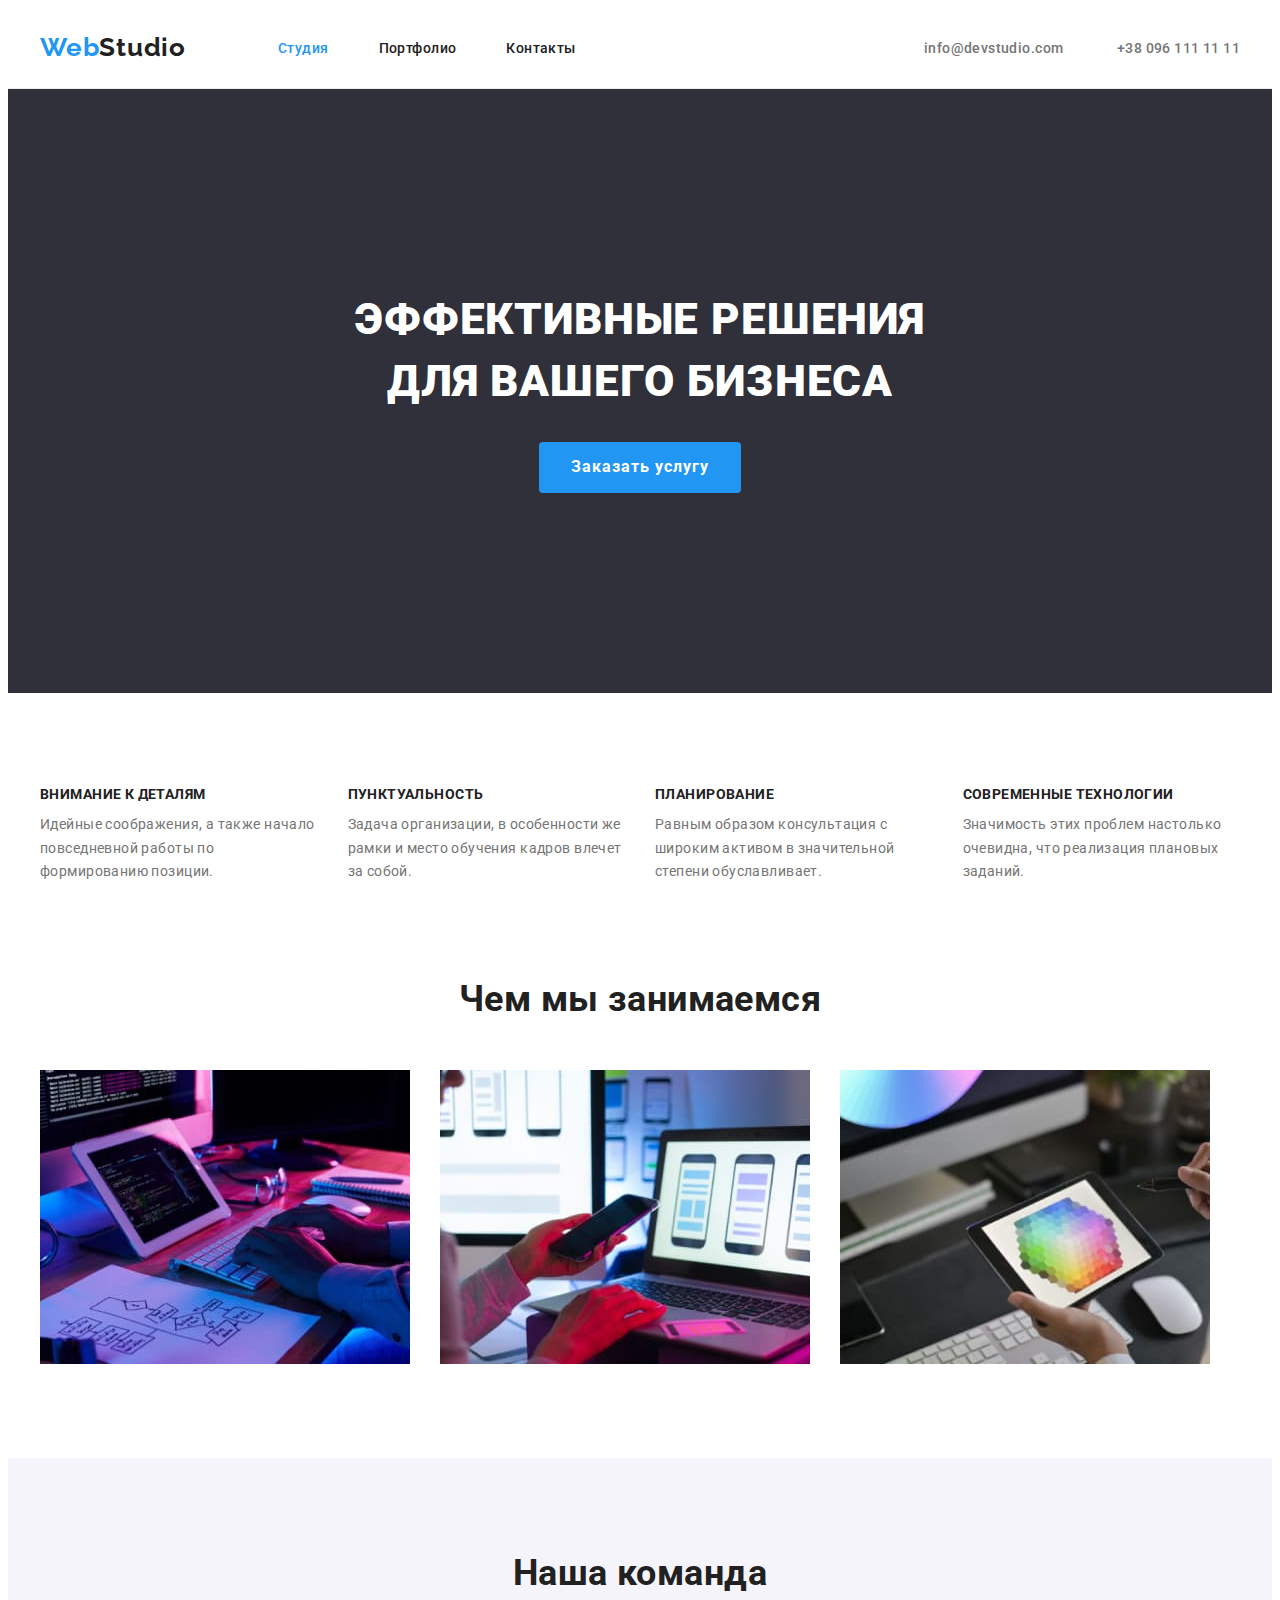
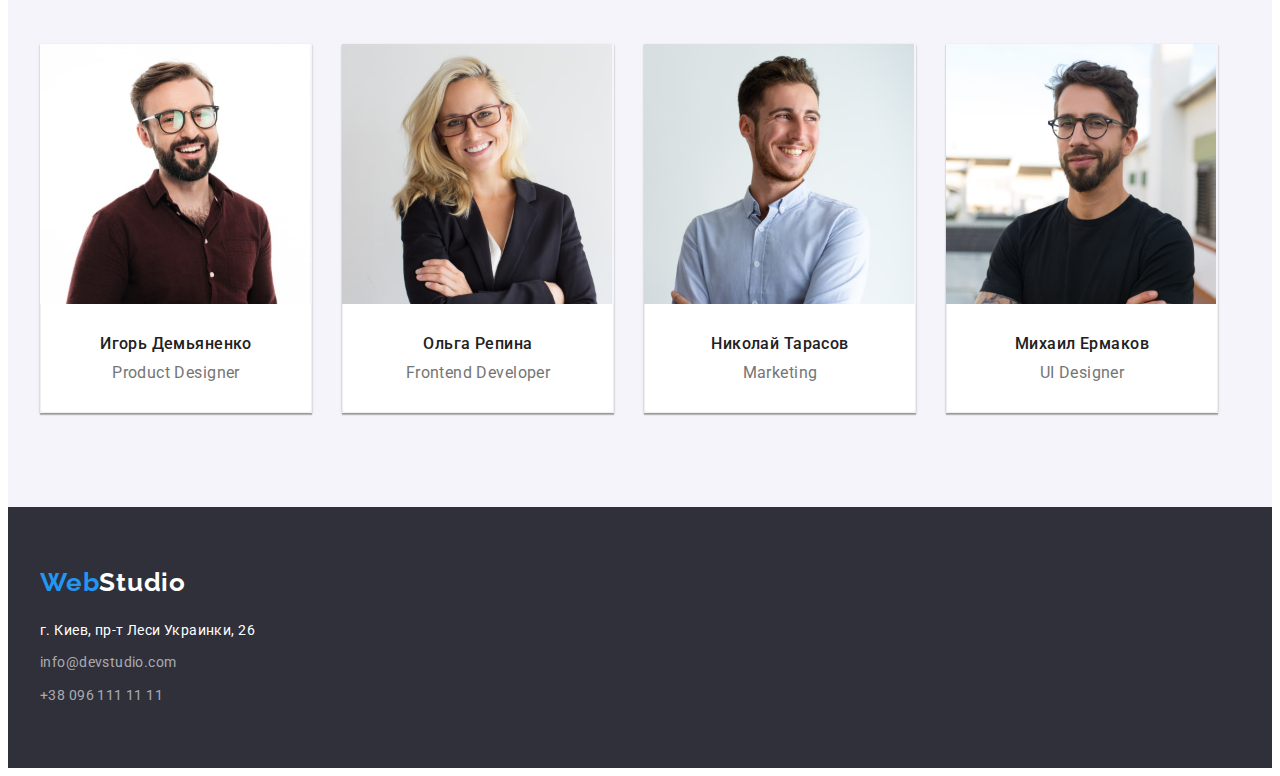
<file: index.html>
<!DOCTYPE html>
<html lang="ru">
  <head>
    <meta charset="UTF-8" />
    <meta http-equiv="X-UA-Compatible" content="IE=edge" />
    <meta name="viewport" content="width=device-width, initial-scale=1.0" />
    <title>Студия</title>
    <link rel="preconnect" href="https://fonts.googleapis.com" />
    <link rel="preconnect" href="https://fonts.gstatic.com" crossorigin />
    <link
      href="https://fonts.googleapis.com/css2?family=Raleway:wght@700&family=Roboto:wght@400;500;700;900&display=swap"
      rel="stylesheet"
    />
    <link
      rel="stylesheet"
      href="https://cdnjs.cloudflare.com/ajax/libs/modern-normalize/1.1.0/modern-normalize.min.css"
      integrity="sha512-wpPYUAdjBVSE4KJnH1VR1HeZfpl1ub8YT/NKx4PuQ5NmX2tKuGu6U/JRp5y+Y8XG2tV+wKQpNHVUX03MfMFn9Q=="
      crossorigin="anonymous"
      referrerpolicy="no-referrer"
    />
    <link rel="stylesheet" href="./css/styles.css" />
  </head>
  <body>
    <header class="header">
      <div class="container">
        <a href="./index.html" class="logo" lang="en"
          >Web<span class="logo-in-header">Studio</span></a
        >
        <nav>
          <ul class="site-nav">
            <li class="list-item">
              <a class="link active" href="./index.html">Студия</a>
            </li>
            <li class="list-item">
              <a class="link" href="./portfolio.html">Портфолио</a>
            </li>
            <li class="list-item"><a class="link" href="./">Контакты</a></li>
          </ul>
        </nav>
        <div class="contact">
          <a class="link" href="mailto:info@devstudio.com" lang="en">
            info@devstudio.com
          </a>
          <a class="link" href="tel:+380961111111"> +38 096 111 11 11 </a>
        </div>
      </div>
    </header>

    <main>
      <section class="hero">
        <div class="container">
          <h1 class="title">Эффективные решения для вашего бизнеса</h1>
          <button class="btn" type="button">Заказать услугу</button>
        </div>
      </section>

      <section class="section">
        <div class="container">
          <h2 class="visually-hidden">Наши преимущества</h2>
          <ul class="features-list">
            <li class="list-item">
              <h3 class="features-subtitle">Внимание к деталям</h3>
              <p class="features-description">
                Идейные соображения, а также начало повседневной работы по
                формированию позиции.
              </p>
            </li>
            <li class="list-item">
              <h3 class="features-subtitle">Пунктуальность</h3>
              <p class="features-description">
                Задача организации, в особенности же рамки и место обучения
                кадров влечет за собой.
              </p>
            </li>
            <li class="list-item">
              <h3 class="features-subtitle">Планирование</h3>
              <p class="features-description">
                Равным образом консультация с широким активом в значительной
                степени обуславливает.
              </p>
            </li>
            <li class="list-item">
              <h3 class="features-subtitle">Современные технологии</h3>
              <p class="features-description">
                Значимость этих проблем настолько очевидна, что реализация
                плановых заданий.
              </p>
            </li>
          </ul>
        </div>
      </section>

      <section class="section our-work">
        <div class="container">
          <h2 class="section-title">Чем мы занимаемся</h2>
          <ul class="our-work-list">
            <li class="list-item">
              <a href="./">
                <img
                  src="./images/img-1.jpg"
                  alt="Программирование - программист работает в офисе"
                  width="370"
                  height="294"
                />
              </a>
            </li>

            <li class="list-item">
              <a href="./">
                <img
                  src="./images/img-2.jpg"
                  alt="Мобильная разрабтка - вэб-дизайнер прорабатывает дизайн мобильного приложения"
                  width="370"
                  height="294"
                />
              </a>
            </li>

            <li class="list-item">
              <a href="./">
                <img
                  src="./images/img-3.jpg"
                  alt="Дизайн - вэб дизайнер работает с палитрой цветов"
                  width="370"
                  height="294"
                />
              </a>
            </li>
          </ul>
        </div>
      </section>

      <section class="section our-team">
        <div class="container">
          <h2 class="section-title">Наша команда</h2>
          <ul class="member-list">
            <li class="list-item">
              <a class="link" href="./">
                <img
                  src="./images/img-4.jpg"
                  alt="Фото Игорь Демьяненко"
                  width="270"
                  height="260"
                />
                <div class="member-area">
                <h3 class="member-name">Игорь Демьяненко</h3>
                <p class="member-position" lang="en">Product Designer</p>
              </div>
              </a>
            </li>

            <li class="list-item">
              <a class="link" href="./">
                <img
                  src="./images/img-5.jpg"
                  alt="Фото Ольга Репина"
                  width="270"
                  height="260"
                />
                <div class="member-area">
                <h3 class="member-name">Ольга Репина</h3>
                <p class="member-position" lang="en">Frontend Developer</p>
              </div>
              </a>
            </li>

            <li class="list-item">
              <a class="link" href="./">
                <img
                  src="./images/img-6.jpg"
                  alt="Фото Николай Тарасов"
                  width="270"
                  height="260"
                />
                <div class="member-area">
                <h3 class="member-name">Николай Тарасов</h3>
                <p class="member-position" lang="en">Marketing</p>
              </div>
              </a>
            </li>

            <li class="list-item">
              <a class="link" href="./">
                <img
                  src="./images/img-7.jpg"
                  alt="Фото Михаил Ермаков"
                  width="270"
                  height="260"
                />
                <div class="member-area">
                <h3 class="member-name">Михаил Ермаков</h3>
                <p class="member-position" lang="en">UI Designer</p>
              </div>
              </a>
            </li>
          </ul>
        </div>
      </section>
    </main>
    <footer class="footer-section">
      <div class="container">
        <a href="./index.html" class="logo" lang="en"
          >Web<span class="logo-in-footer">Studio</span></a
        >
        <address>
          <p class="office-adress">г. Киев, пр-т Леси Украинки, 26</p>
          <a class="link" href="mailto:info@devstudio.com" lang="en">
            info@devstudio.com
          </a>
          <a class="link" href="tel:+380961111111"> +38 096 111 11 11 </a>
        </address>
      </div>
    </footer>
  </body>
</html>
</file>
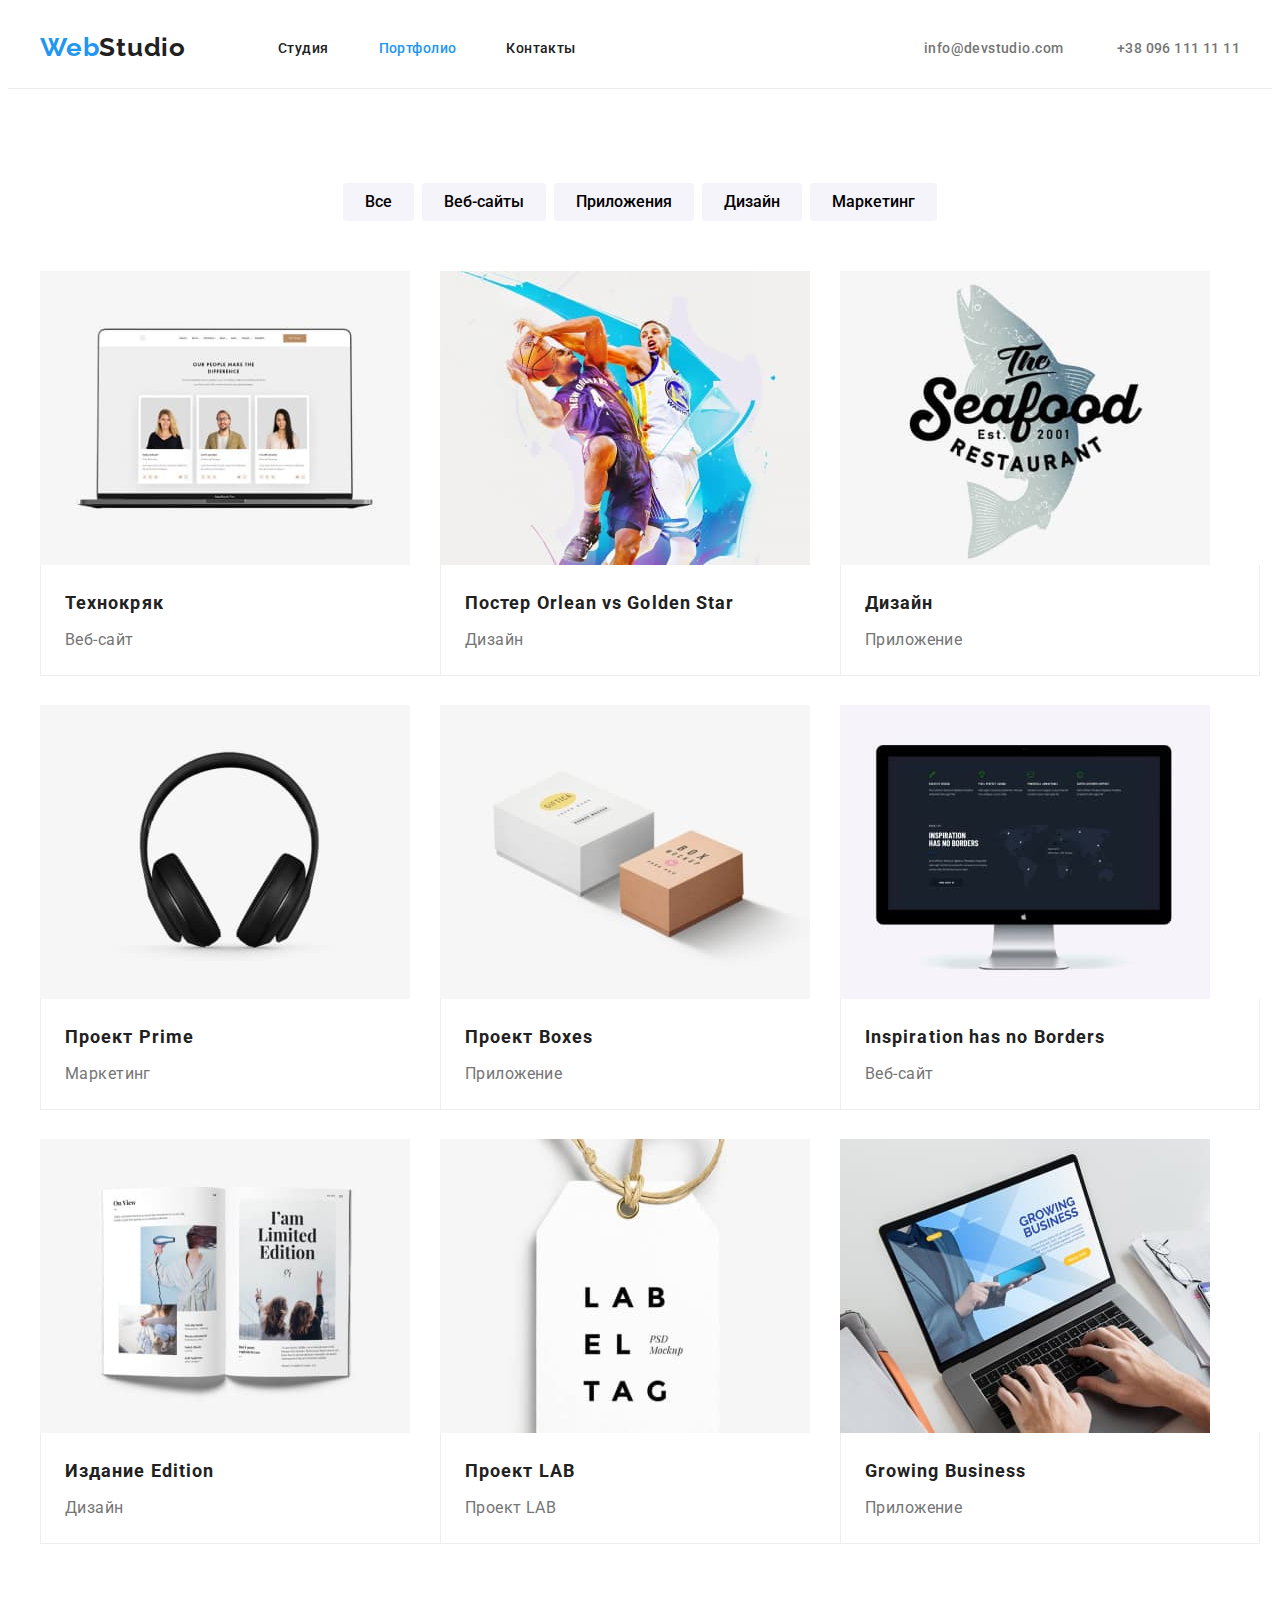
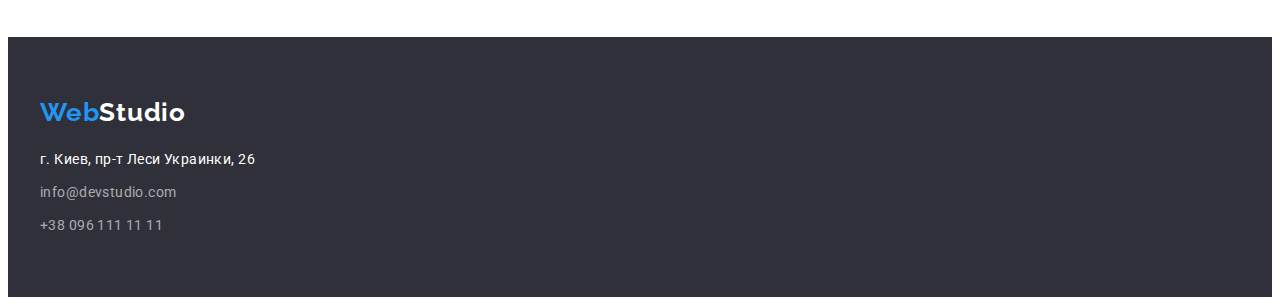
<file: portfolio.html>
<!DOCTYPE html>
<html lang="ru">
  <head>
    <meta charset="UTF-8" />
    <meta http-equiv="X-UA-Compatible" content="IE=edge" />
    <meta name="viewport" content="width=device-width, initial-scale=1.0" />
    <title>Портфолио</title>
    <link rel="preconnect" href="https://fonts.googleapis.com" />
    <link rel="preconnect" href="https://fonts.gstatic.com" crossorigin />
    <link
      href="https://fonts.googleapis.com/css2?family=Raleway:wght@700&family=Roboto:wght@400;500;700;900&display=swap"
      rel="stylesheet"
    />
    <link
      rel="stylesheet"
      href="https://cdnjs.cloudflare.com/ajax/libs/modern-normalize/1.1.0/modern-normalize.min.css"
      integrity="sha512-wpPYUAdjBVSE4KJnH1VR1HeZfpl1ub8YT/NKx4PuQ5NmX2tKuGu6U/JRp5y+Y8XG2tV+wKQpNHVUX03MfMFn9Q=="
      crossorigin="anonymous"
      referrerpolicy="no-referrer"
    />
    <link rel="stylesheet" href="./css/styles.css" />
  </head>
  <body>
    <header class="header">
      <div class="container">
        <a href="./index.html" class="logo" lang="en"
          >Web<span class="logo-in-header">Studio</span></a
        >
        <nav>
          <ul class="site-nav">
            <li class="list-item">
              <a class="link" href="./index.html">Студия</a>
            </li>
            <li class="list-item">
              <a class="link active" href="./portfolio.html">Портфолио</a>
            </li>
            <li class="list-item"><a class="link" href="./">Контакты</a></li>
          </ul>
        </nav>
        <div class="contact">
          <a class="link" href="mailto:info@devstudio.com" lang="en">
            info@devstudio.com
          </a>
          <a class="link" href="tel:+380961111111"> +38 096 111 11 11 </a>
        </div>
      </div>
    </header>

    <main>
      <section class="section">
        <div class="container">
        <h1 class="visually-hidden">Наши работы</h1>
        <ul class="cards-section">
          <li class="list-item">
            <ul class="card-filter">
              <li class="list-item">
                <button class="filter" type="button">Все</button>
              </li>
              <li class="list-item">
                <button class="filter" type="button">Веб-сайты</button>
              </li>
              <li class="list-item">
                <button class="filter" type="button">Приложения</button>
              </li>
              <li class="list-item">
                <button class="filter" type="button">Дизайн</button>
              </li>
              <li class="list-item">
                <button class="filter" type="button">Маркетинг</button>
              </li>
            </ul>
          </li>
          <li class="list-item">
            <ul class="list-of-cards">
              <li class="list-item">
                <img
                  src="./images/portfolio/img-1.jpg"
                  alt="Веб-сайт изображен на ноутбуке"
                  width="370"
                  height="294"
                />
                <div class="card-description-area">
                  <h2 class="card-name">Технокряк</h2>
                  <p class="card-desctiption">Веб-сайт</p>
                </div>
              </li>

              <li class="list-item">
                <img
                  src="./images/portfolio/img-2.jpg"
                  alt="Постер"
                  width="370"
                  height="294"
                />
                <div class="card-description-area">
                  <h2 class="card-name">
                    Постер <span lang="en"> Orlean vs Golden Star</span>
                  </h2>
                  <p class="card-desctiption">Дизайн</p>
                </div>
              </li>
              <li class="list-item">
                <img
                  src="./images/portfolio/img-3.jpg"
                  alt="Логотип ресторана"
                  width="370"
                  height="294"
                />
                <div class="card-description-area">
                  <h2 class="card-name">Дизайн</h2>
                  <p class="card-desctiption">Приложение</p>
                </div>
              </li>
              <li class="list-item">
                <img
                  src="./images/portfolio/img-4.jpg"
                  alt="Наушники"
                  width="370"
                  height="294"
                />
                <div class="card-description-area">
                  <h2 class="card-name">Проект <span lang="en">Prime</span></h2>
                  <p class="card-desctiption">Маркетинг</p>
                </div>
              </li>
              <li class="list-item">
                <img
                  src="./images/portfolio/img-5.jpg"
                  alt="Коробки"
                  width="370"
                  height="294"
                />
                <div class="card-description-area">
                  <h2 class="card-name">Проект <span lang="en">Boxes</span></h2>
                  <p class="card-desctiption">Приложение</p>
                </div>
              </li>
              <li class="list-item">
                <img
                  src="./images/portfolio/img-6.jpg"
                  alt="Веб-сайт изображен на мониторе"
                  width="370"
                  height="294"
                />
                <div class="card-description-area">
                  <h2 class="card-name" lang="en">
                    Inspiration has no Borders
                  </h2>
                  <p class="card-desctiption">Веб-сайт</p>
                </div>
              </li>
              <li class="list-item">
                <img
                  src="./images/portfolio/img-7.jpg"
                  alt="Книга"
                  width="370"
                  height="294"
                />
                <div class="card-description-area">
                  <h2 class="card-name">
                    Издание <span lang="en">Edition</span>
                  </h2>
                  <p class="card-desctiption">Дизайн</p>
                </div>
              </li>
              <li class="list-item">
                <img
                  src="./images/portfolio/img-8.jpg"
                  alt="Бумажный кулон"
                  width="370"
                  height="294"
                />
                <div class="card-description-area">
                  <h2 class="card-name">Проект <span lang="en">LAB</span></h2>
                  <p class="card-desctiption">
                    Проект <span lang="en">LAB</span>
                  </p>
                </div>
              </li>
              <li class="list-item">
                <img
                  src="./images/portfolio/img-9.jpg"
                  alt="Веб-сайт изображен на ноутбуке"
                  width="370"
                  height="294"
                />
                <div class="card-description-area">
                  <h2 class="card-name" lang="en">Growing Business</h2>
                  <p class="card-desctiption">Приложение</p>
                </div>
              </li>
            </ul>
          </li>
        </ul>
      </div>
      </section>
    </main>
    <footer class="footer-section">
      <div class="container">
        <a href="./index.html" class="logo" lang="en"
          >Web<span class="logo-in-footer">Studio</span></a
        >
        <address>
          <p class="office-adress">г. Киев, пр-т Леси Украинки, 26</p>
          <a class="link" href="mailto:info@devstudio.com" lang="en">
            info@devstudio.com
          </a>
          <a class="link" href="tel:+380961111111"> +38 096 111 11 11 </a>
        </address>
      </div>
    </footer>
  </body>
</html>
</file>
<file: css/styles.css>
/**
--------------------
MAIN RULES
-------------------- */

:root {
  --accent-collor: #2196f3;
  --btn-hover-color: #188ce8;
  --main-text-color: #212121;
  --secondary-text-color: #757575;
  --accent-background-color: #2f303a;
  --secondary-background-color: #f5f4fa;
  --white-color: #fff;
  --container-width: 1200px;
}

body {
  font-family: "Roboto", sans-serif;
  letter-spacing: 0.03em;
  color: var(--main-text-color);
  font-size: 14px;
}

h1,
h2,
h3,
h4,
h5,
h6,
p,
ul {
  margin: 0;
  padding: 0;
}

img {
  display: block;
}

.container {
  width: var(--container-width);
  margin-left: auto;
  margin-right: auto;
  padding-left: 15px;
  padding-right: 15px;
  align-items: center;
}

.section {
  padding-top: 94px;
  padding-bottom: 94px;
}

.list-item {
  list-style: none;
}

.link {
  text-decoration: none;
  color: inherit;
  font-weight: 500;
  font-size: 14px;
  line-height: 1.17;
}

.link:hover,
.link:focus,
.member-name:hover,
.member-name:focus,
.link.active,
.footer-section .link:hover,
.footer-section .link:focus,
.contact .link:hover,
.contact .link:focus {
  color: var(--accent-collor);
}

.section-title {
  font-size: 36px;
  line-height: 1.17;
  text-align: center;

  margin-bottom: 50px;
}

.visually-hidden {
  position: absolute;
  white-space: nowrap;
  width: 1px;
  height: 1px;
  overflow: hidden;
  border: 0;
  padding: 0;
  clip: rect(0 0 0 0);
  clip-path: inset(50%);
  margin: -1px;
}

.features-list .list-item:not(:last-child),
.our-work-list .list-item:not(:last-child),
.member-list .list-item:not(:last-child),
.list-of-cards .list-item:not(:last-child) {
  margin-right: 30px;
}

/**
--------------------
HEADER SECTION
-------------------- */
.header {
  border-bottom: 1px solid #ececec;
}

.header .container {
  display: flex;
}

.logo {
  font-family: "Raleway", sans-serif;
  font-weight: 700;
  font-size: 26px;
  line-height: 1.2;
  color: var(--accent-collor);
  text-decoration: none;
  letter-spacing: 0.03em;

  margin-top: 24px;
  margin-bottom: 25px;
}

.logo-in-header {
  color: var(--main-text-color);
  margin-right: 92px;
}

.site-nav {
  display: flex;
}

.container .site-nav > .list-item {
  display: block;
  margin-right: 50px;
}

.site-nav .list-item:last-child {
  margin-right: 0;
}

.header .link {
  padding: 32px 0;
}

.contact {
  margin-left: auto;
}

.contact .link:not(:last-child) {
  margin-right: 50px;
}

/**
--------------------
HERO SECTION
-------------------- */

.hero {
  background-color: var(--accent-background-color);
  letter-spacing: 0.06em;
  text-align: center;
  padding-top: 200px;
  padding-bottom: 200px;
}

.hero .container {
  display: block;
}

.title {
  font-weight: 900;
  font-size: 44px;
  line-height: 1.4;
  text-transform: uppercase;
  color: var(--white-color);

  margin: 0px auto 30px;
  max-width: 640px;
}

.btn {
  background-color: var(--accent-collor);
  font-family: inherit;
  cursor: pointer;
  color: var(--white-color);
  font-weight: 700;
  font-size: 16px;
  line-height: 1.9;
  letter-spacing: 0.06em;

  border-radius: 4px;
  border: 0;

  padding: 10px 32px;
}

.btn:hover,
.btn:focus {
  background-color: var(--btn-hover-color);
}

/**
--------------------
OUR FEATURES SECTION
-------------------- */
.features-list,
.member-list,
.our-work-list {
  display: flex;
}

.features-list .list-item {
  flex-basis: calc(100% / 4);
  /* flex-basis: calc((var(--container-width)-30px) / 4); Почему не работает?*/
}

.features-subtitle {
  text-transform: uppercase;
  font-size: 14px;
  line-height: 1.14;

  margin-bottom: 10px;
}

.features-description {
  color: var(--secondary-text-color);
  line-height: 1.7;
}

/**
--------------------
OUR WORK SECTION
-------------------- */

.our-work {
  padding-top: 0;
}

/**
--------------------
OUR TEAM SECTION
-------------------- */
.our-team {
  background-color: var(--secondary-background-color);
}

.member-area {
  width: 270px;
  border: 1px solid #eeeeee;
  border-radius: 0px 0px 4px 4px;
  border-top: 0;
  text-align: center;
  background-color: var(--white-color);
  line-height: 1.19;
  
  padding: 30px 0;
}
.member-name {
  font-size: 16px;
  text-decoration: none;
  font-weight: 500;
  line-height: 1.19;
  padding-bottom: 10px;
}

.contact .link,
.member-position {
  color: var(--secondary-text-color);
}

.member-position {
  line-height: 1.19;
  font-size: 16px;
  font-weight: 400;
}

.member-list .list-item {
  box-shadow: 0px 1px 3px rgba(0, 0, 0, 0.12), 0px 1px 1px rgba(0, 0, 0, 0.14),
    0px 2px 1px rgba(0, 0, 0, 0.2);
}

/**
--------------------
PORTFOLIO-CARDS SECTION
-------------------- */

.card-filter {
  padding-bottom: 50px;
}

.card-filter {
  display: flex;
  justify-content: center;
}

.card-filter .list-item:not(:last-child) {
  margin-right: 8px;
}

.filter {
  font-family: inherit;
  cursor: pointer;
  font-weight: 500;
  font-size: 16px;
  line-height: 1.6;
  background: var(--secondary-background-color);
  border-radius: 4px;
  border: 0;
  padding: 6px 22px;
}

.filter:hover,
.filter:focus {
  background-color: var(--accent-collor);
  color: var(--white-color);
  box-shadow: 0px 3px 1px rgba(0, 0, 0, 0.1), 0px 1px 2px rgba(0, 0, 0, 0.08),
    0px 2px 2px rgba(0, 0, 0, 0.12);
}

.list-of-cards,
.list-of-cards.list-item {
  display: flex;
  flex-wrap: wrap;
}

.list-of-cards .list-item {
  width: 370px;
  height: 404px;
  background: var(--white-color);
  margin-bottom: 30px;
}

.card-description-area {
  width: 370px;
  border: 1px solid #eeeeee;
  border-top: 0;
  padding: 20px 24px;
}

.list-of-cards .list-item:nth-child(3n) {
  margin-right: 0;
}

.list-of-cards .list-item:nth-last-child(-n + 3) {
  margin-bottom: 0px;
}

.card-name {
  font-size: 18px;
  line-height: 2;
  letter-spacing: 0.06em;
  margin-bottom: 4px;
  display: block;
}

.card-desctiption {
  font-size: 16px;
  line-height: 1.9;
  color: var(--secondary-text-color);
}

/**
--------------------
FOOTER SECTION
-------------------- */

.footer-section {
  background-color: var(--accent-background-color);
  line-height: 1.7;
  color: var(--white-color);
  font-size: 14px;
  padding-top: 60px;
  padding-bottom: 60px;
}
.footer-section .logo,
address > .link {
  display: flex;
}

.office-adress {
  font-style: normal;
}

.footer-section .link {
  color: rgba(255, 255, 255, 0.6);
  font-weight: 400;
  font-style: normal;
  line-height: 1.7;
  font-size: 14px;
}

.footer-section address :not(:last-child) {
  margin-bottom: 9px;
}

.footer-section .logo {
  margin: 0;
  margin-bottom: 20px;
}

.logo-in-footer {
  color: var(--white-color);
}
</file>
